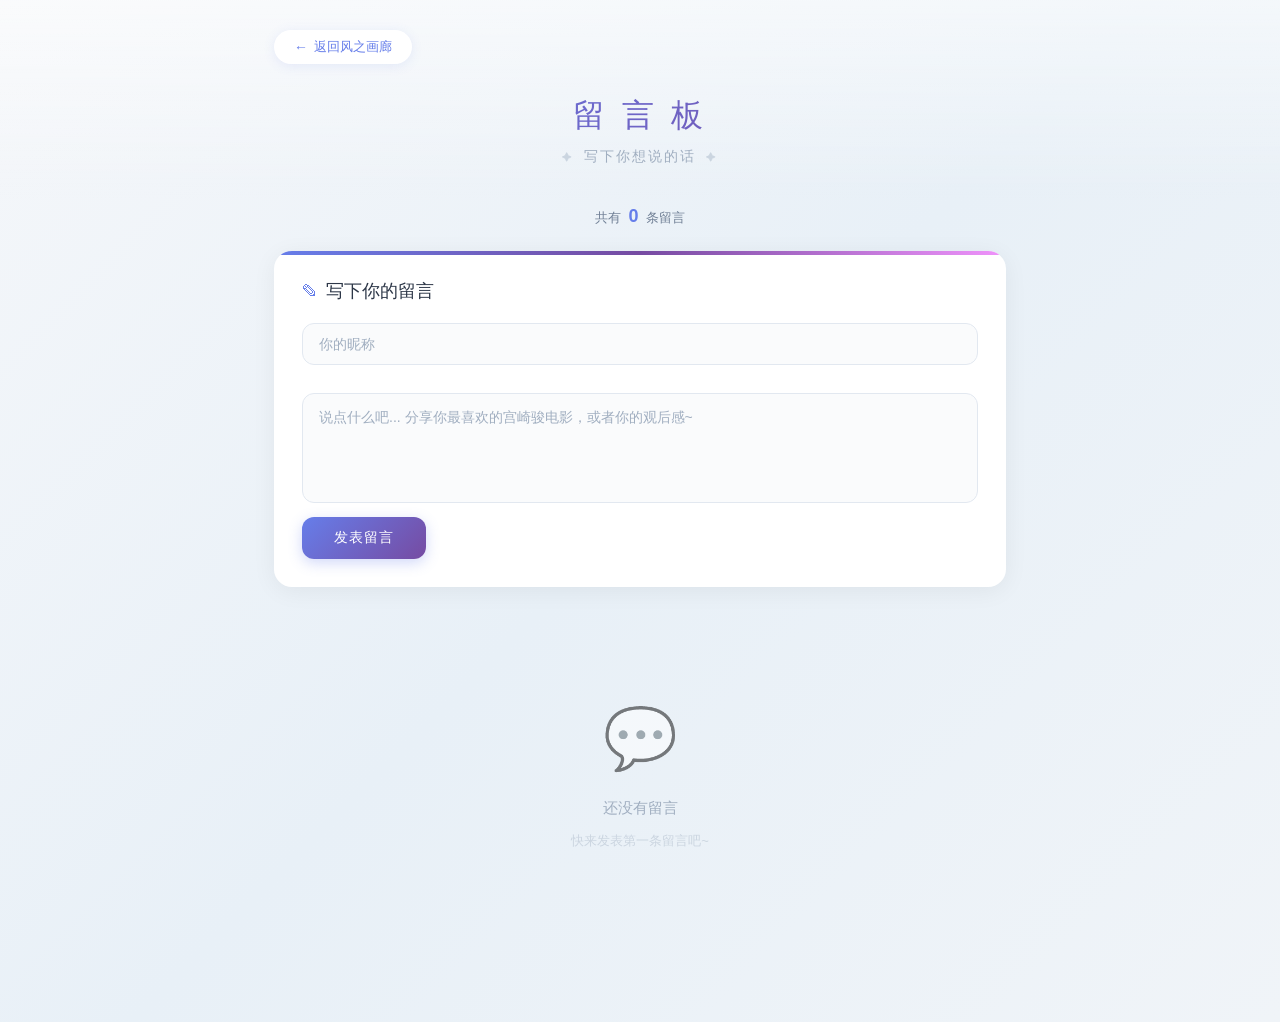
<file: docs/liuyan.html>
<!DOCTYPE html>
<html lang="zh-CN">
<head>
<meta charset="UTF-8">
<meta name="viewport" content="width=device-width, initial-scale=1.0">
<title>留言板 | 风之画廊</title>
<style>
* {
    margin: 0;
    padding: 0;
    box-sizing: border-box;
    font-family: "PingFang SC", "Microsoft YaHei", sans-serif;
}
a { text-decoration: none; color: inherit; }

body {
    background: linear-gradient(135deg, #f5f7fa 0%, #e8f0f7 50%, #f0f4f8 100%);
    min-height: 100vh;
    padding-bottom: 60px;
    position: relative;
}
body::before {
    content: "";
    position: fixed;
    top: 0;
    left: 0;
    right: 0;
    height: 200px;
    background: linear-gradient(180deg, rgba(255,255,255,0.5) 0%, transparent 100%);
    pointer-events: none;
}

.container {
    max-width: 780px;
    margin: 0 auto;
    padding: 30px 24px;
    position: relative;
    z-index: 1;
}

/* 返回首页 */
.back-home {
    margin-bottom: 30px;
}
.back-home a {
    display: inline-flex;
    align-items: center;
    gap: 6px;
    padding: 8px 20px;
    background: #fff;
    color: #667eea;
    border-radius: 20px;
    font-size: 13px;
    box-shadow: 0 2px 12px rgba(102, 126, 234, 0.12);
    transition: all 0.3s;
    font-weight: 500;
}
.back-home a:hover {
    transform: translateX(-3px);
    box-shadow: 0 4px 16px rgba(102, 126, 234, 0.2);
    background: #667eea;
    color: #fff;
}
.back-home a::before {
    content: "←";
    font-size: 14px;
    line-height: 1;
}

/* 页面标题 */
.page-header {
    text-align: center;
    margin-bottom: 40px;
}
.page-header h1 {
    font-size: 32px;
    color: #2d3748;
    letter-spacing: 4px;
    margin-bottom: 10px;
    font-weight: 500;
    background: linear-gradient(135deg, #667eea 0%, #764ba2 100%);
    -webkit-background-clip: text;
    -webkit-text-fill-color: transparent;
    background-clip: text;
}
.page-header p {
    font-size: 14px;
    color: #a0aec0;
    letter-spacing: 2px;
}
.page-header p::before,
.page-header p::after {
    content: "✦";
    margin: 0 10px;
    font-size: 10px;
    color: #cbd5e0;
}

/* 留言统计 */
.msg-count {
    text-align: center;
    margin-bottom: 24px;
    font-size: 13px;
    color: #718096;
}
.msg-count strong {
    color: #667eea;
    font-size: 18px;
    margin: 0 4px;
    font-weight: 600;
}

/* 留言输入区域 */
.msg-input-box {
    background: #fff;
    padding: 28px;
    border-radius: 18px;
    box-shadow: 0 4px 24px rgba(0, 0, 0, 0.06);
    margin-bottom: 36px;
    position: relative;
    overflow: hidden;
}
.msg-input-box::before {
    content: "";
    position: absolute;
    top: 0;
    left: 0;
    right: 0;
    height: 4px;
    background: linear-gradient(90deg, #667eea, #764ba2, #f093fb);
}
.msg-input-box h3 {
    font-size: 18px;
    color: #2d3748;
    margin-bottom: 20px;
    font-weight: 500;
    display: flex;
    align-items: center;
    gap: 8px;
}
.msg-input-box h3::before {
    content: "✎";
    font-size: 16px;
    color: #667eea;
}

.input-row {
    display: flex;
    gap: 14px;
    margin-bottom: 14px;
}
.input-row input {
    flex: 1;
}

input, textarea {
    width: 100%;
    display: block;
    border: 1.5px solid #e2e8f0;
    border-radius: 12px;
    padding: 12px 16px;
    margin-bottom: 14px;
    font-size: 14px;
    outline: none;
    transition: all 0.25s;
    background: #fafbfc;
    color: #2d3748;
    font-family: inherit;
}
input:focus, textarea:focus {
    border-color: #667eea;
    background: #fff;
    box-shadow: 0 0 0 4px rgba(102, 126, 234, 0.1);
}
input::placeholder, textarea::placeholder {
    color: #a0aec0;
}

textarea {
    min-height: 110px;
    resize: none;
    line-height: 1.7;
}

.btn-submit {
    background: linear-gradient(135deg, #667eea 0%, #764ba2 100%);
    color: #fff;
    border: none;
    padding: 12px 32px;
    border-radius: 12px;
    font-size: 14px;
    cursor: pointer;
    transition: all 0.3s;
    font-weight: 500;
    letter-spacing: 1px;
    box-shadow: 0 4px 14px rgba(102, 126, 234, 0.3);
}
.btn-submit:hover {
    transform: translateY(-2px);
    box-shadow: 0 6px 20px rgba(102, 126, 234, 0.4);
}
.btn-submit:active {
    transform: translateY(0);
}

/* 留言列表 */
.msg-list {
    display: flex;
    flex-direction: column;
    gap: 18px;
}

.msg-item {
    background: #fff;
    padding: 22px 24px;
    border-radius: 16px;
    box-shadow: 0 2px 12px rgba(0, 0, 0, 0.04);
    display: flex;
    gap: 16px;
    transition: all 0.3s;
    position: relative;
    animation: msgIn 0.4s ease;
}
@keyframes msgIn {
    from {
        opacity: 0;
        transform: translateY(10px);
    }
    to {
        opacity: 1;
        transform: translateY(0);
    }
}
.msg-item:hover {
    box-shadow: 0 6px 24px rgba(0, 0, 0, 0.08);
    transform: translateY(-2px);
}

/* 头像 */
.msg-avatar {
    flex-shrink: 0;
    width: 48px;
    height: 48px;
    border-radius: 50%;
    display: flex;
    align-items: center;
    justify-content: center;
    color: #fff;
    font-size: 18px;
    font-weight: 500;
    box-shadow: 0 2px 8px rgba(0, 0, 0, 0.1);
}

.msg-content-wrap {
    flex: 1;
    min-width: 0;
}

.msg-header {
    display: flex;
    align-items: center;
    justify-content: space-between;
    margin-bottom: 8px;
    flex-wrap: wrap;
    gap: 8px;
}

.msg-name {
    font-size: 15px;
    font-weight: 600;
    color: #2d3748;
}

.msg-time {
    font-size: 12px;
    color: #a0aec0;
}

.msg-text {
    font-size: 14px;
    color: #4a5568;
    line-height: 1.8;
    word-break: break-word;
}

.btn-del {
    background: transparent;
    color: #cbd5e0;
    border: none;
    padding: 4px 10px;
    border-radius: 6px;
    cursor: pointer;
    font-size: 12px;
    transition: all 0.2s;
    margin-top: 10px;
}
.btn-del:hover {
    background: #fff5f5;
    color: #f56565;
}

/* 空状态 */
.empty-tip {
    text-align: center;
    padding: 80px 20px;
    color: #a0aec0;
}
.empty-tip .empty-icon {
    font-size: 60px;
    margin-bottom: 20px;
    opacity: 0.5;
}
.empty-tip p {
    font-size: 15px;
    line-height: 1.8;
}
.empty-tip .empty-sub {
    font-size: 13px;
    color: #cbd5e0;
    margin-top: 8px;
}

/* 头像颜色（根据昵称生成不同颜色） */
.avatar-color-0 { background: linear-gradient(135deg, #667eea, #764ba2); }
.avatar-color-1 { background: linear-gradient(135deg, #f093fb, #f5576c); }
.avatar-color-2 { background: linear-gradient(135deg, #4facfe, #00f2fe); }
.avatar-color-3 { background: linear-gradient(135deg, #43e97b, #38f9d7); }
.avatar-color-4 { background: linear-gradient(135deg, #fa709a, #fee140); }
.avatar-color-5 { background: linear-gradient(135deg, #a8edea, #fed6e3); color: #666; }
.avatar-color-6 { background: linear-gradient(135deg, #ffecd2, #fcb69f); color: #666; }
.avatar-color-7 { background: linear-gradient(135deg, #a1c4fd, #c2e9fb); color: #666; }

/* 响应式 */
@media(max-width: 640px) {
    .container {
        padding: 20px 16px;
    }
    .page-header h1 {
        font-size: 24px;
        letter-spacing: 2px;
    }
    .page-header p {
        font-size: 12px;
    }
    .msg-input-box {
        padding: 20px;
        border-radius: 14px;
    }
    .msg-input-box h3 {
        font-size: 16px;
    }
    .input-row {
        flex-direction: column;
        gap: 0;
    }
    .msg-item {
        padding: 18px;
        gap: 12px;
    }
    .msg-avatar {
        width: 40px;
        height: 40px;
        font-size: 15px;
    }
    .msg-name {
        font-size: 14px;
    }
    .msg-text {
        font-size: 13px;
    }
    .btn-submit {
        width: 100%;
        padding: 12px;
    }
}
</style>
</head>
<body>

<div class="container">

    <!-- 返回首页 -->
    <div class="back-home">
        <a href="index.html">返回风之画廊</a>
    </div>

    <!-- 标题 -->
    <div class="page-header">
        <h1>留 言 板</h1>
        <p>写下你想说的话</p>
    </div>

    <!-- 留言统计 -->
    <div class="msg-count" id="msgCount">
        共有 <strong>0</strong> 条留言
    </div>

    <!-- 留言输入 -->
    <div class="msg-input-box">
        <h3>写下你的留言</h3>
        <div class="input-row">
            <input type="text" id="nameInput" placeholder="你的昵称">
        </div>
        <textarea id="contentInput" placeholder="说点什么吧... 分享你最喜欢的宫崎骏电影，或者你的观后感~"></textarea>
        <button class="btn-submit" id="submitBtn">发表留言</button>
    </div>

    <!-- 留言列表 -->
    <div class="msg-list" id="msgList"></div>

</div>

<script>
const nameInput = document.getElementById('nameInput');
const contentInput = document.getElementById('contentInput');
const submitBtn = document.getElementById('submitBtn');
const msgList = document.getElementById('msgList');
const msgCount = document.getElementById('msgCount');

// 根据昵称生成头像颜色索引
function getAvatarColor(name) {
    let hash = 0;
    for (let i = 0; i < name.length; i++) {
        hash = name.charCodeAt(i) + ((hash << 5) - hash);
    }
    return Math.abs(hash) % 8;
}

// 获取昵称首字
function getFirstChar(name) {
    return name.charAt(0).toUpperCase();
}

function getMsgData() {
    let data = localStorage.getItem('msgData');
    return data ? JSON.parse(data) : [];
}

function saveMsgData(arr) {
    localStorage.setItem('msgData', JSON.stringify(arr));
}

function updateCount() {
    const arr = getMsgData();
    msgCount.innerHTML = `共有 <strong>${arr.length}</strong> 条留言`;
}

function renderMsg() {
    let arr = getMsgData();
    updateCount();
    
    if (arr.length === 0) {
        msgList.innerHTML = `
            <div class="empty-tip">
                <div class="empty-icon">💬</div>
                <p>还没有留言</p>
                <p class="empty-sub">快来发表第一条留言吧~</p>
            </div>
        `;
        return;
    }
    
    let html = '';
    arr.forEach((item, index) => {
        const colorIdx = getAvatarColor(item.name);
        const firstChar = getFirstChar(item.name);
        html += `
            <div class="msg-item">
                <div class="msg-avatar avatar-color-${colorIdx}">${firstChar}</div>
                <div class="msg-content-wrap">
                    <div class="msg-header">
                        <span class="msg-name">${escapeHtml(item.name)}</span>
                        <span class="msg-time">${item.time}</span>
                    </div>
                    <div class="msg-text">${escapeHtml(item.content)}</div>
                    <button class="btn-del" data-index="${index}">删除</button>
                </div>
            </div>
        `;
    });
    msgList.innerHTML = html;
    
    document.querySelectorAll('.btn-del').forEach(btn => {
        btn.onclick = function() {
            let idx = this.dataset.index;
            let arr = getMsgData();
            arr.splice(idx, 1);
            saveMsgData(arr);
            renderMsg();
        };
    });
}

// HTML转义，防止XSS
function escapeHtml(str) {
    const div = document.createElement('div');
    div.textContent = str;
    return div.innerHTML;
}

submitBtn.onclick = function() {
    let name = nameInput.value.trim();
    let content = contentInput.value.trim();
    
    if (!name) {
        alert('请输入昵称');
        nameInput.focus();
        return;
    }
    if (!content) {
        alert('请输入留言内容');
        contentInput.focus();
        return;
    }
    
    let time = new Date().toLocaleString('zh-CN', {
        year: 'numeric',
        month: '2-digit',
        day: '2-digit',
        hour: '2-digit',
        minute: '2-digit'
    });
    
    let arr = getMsgData();
    arr.unshift({ name, content, time });
    saveMsgData(arr);
    
    nameInput.value = '';
    contentInput.value = '';
    renderMsg();
    
    // 提交后滚动到留言列表
    msgList.scrollIntoView({ behavior: 'smooth', block: 'start' });
};

// 回车快捷提交（Ctrl+Enter）
contentInput.addEventListener('keydown', function(e) {
    if (e.ctrlKey && e.key === 'Enter') {
        submitBtn.click();
    }
});

renderMsg();
</script>

</body>
</html>
</file>
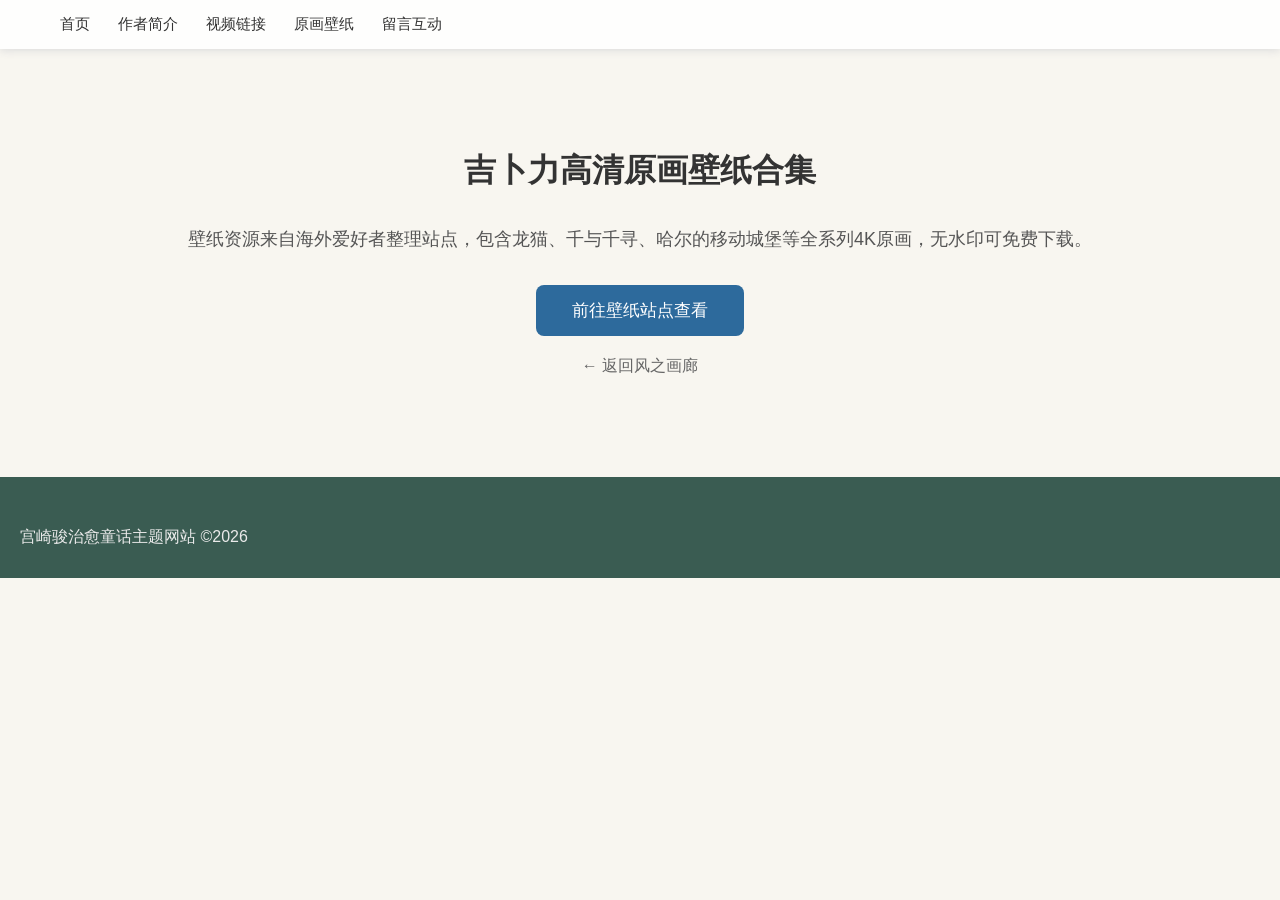
<file: docs/wallpaper.html>
<!DOCTYPE html>
<html lang="zh-CN">
<head>
    <meta charset="UTF-8">
    <meta name="viewport" content="width=device-width, initial-scale=1.0">
    <title>吉卜力原画壁纸</title>
    <!-- 引入你的全局样式表，和首页统一样式 -->
    <link rel="stylesheet" href="style.css">
    <style>
        .container {
            max-width: 1200px;
            margin: 100px auto;
            text-align: center;
            padding: 0 20px;
        }
        .tip {
            font-size: 18px;
            color: #555;
            margin: 30px 0;
            line-height: 1.8;
        }
        .jump-btn {
            display: inline-block;
            padding: 14px 36px;
            background: #2d6a9c;
            color: #fff;
            text-decoration: none;
            border-radius: 8px;
            font-size: 17px;
            transition: 0.3s;
        }
        .jump-btn:hover {
            background: #1d4a70;
        }
        .back-home {
            display: inline-block;
            margin-top: 20px;
            color: #666;
        }
    </style>
</head>
<body>
    <!-- 复用你网站统一头部导航，和index.html header代码完全一致 -->
    <header>
        <div class="nav-wrap">
            <ul class="nav-list">
                <li><a href="index.html">首页</a></li>
                <li><a href="zuozhe.html">作者简介</a></li>
                <li><a href="lianjie.html">视频链接</a></li>
                <li><a href="wallpaper.html" class="active">原画壁纸</a></li>
                <li><a href="liuyan.html">留言互动</a></li>
            </ul>
        </div>
    </header>

    <main class="container">
        <h1>吉卜力高清原画壁纸合集</h1>
        <p class="tip">壁纸资源来自海外爱好者整理站点，包含龙猫、千与千寻、哈尔的移动城堡等全系列4K原画，无水印可免费下载。</p>
        <!-- 跳转外部壁纸网站 -->
        <a href="https://wallpaperaccess.com/studio-ghibli-art" target="_blank" class="jump-btn">前往壁纸站点查看</a>
        <br>
        <a href="index.html" class="back-home">← 返回风之画廊</a>
    </main>

    <!-- 可复用你的页脚footer，和其他页面保持统一 -->
    <footer>
        <p>宫崎骏治愈童话主题网站 ©2026</p>
    </footer>
</body>
</html>
</file>
<file: docs/style.css>
/* 全局重置 */
* {
    margin: 0;
    padding: 0;
    box-sizing: border-box;
    font-family: "Microsoft Yahei", sans-serif;
}
a {
    text-decoration: none;
    color: inherit;
}
ul {
    list-style: none;
}
body {
    background-color: #f8f6f0;
    color: #333;
}

/* 导航栏 */
header {
    position: sticky;
    top: 0;
    z-index: 999;
    background: rgba(255,255,255,0.9);
    box-shadow: 0 2px 8px #ddd;
}
.nav-wrap {
    max-width: 1200px;
    margin: 0 auto;
    display: flex;
    justify-content: space-between;
    align-items: center;
    padding: 15px 20px;
}
.logo {
    font-size: 24px;
    font-weight: bold;
    color: #487c6e;
}
.nav-list {
    display: flex;
    gap: 28px;
}
.nav-list li a {
    font-size: 15px;
    transition: color 0.3s;
}
.nav-list li a:hover {
    color: #bfecdf;
}

/* 首屏Banner */
.banner {
    width: 100%;
    height: 95vh;
    background: linear-gradient(rgba(0,0,0,0.35),rgba(0,0,0,0.35)), url("https://s.panlai.com/zb_users/upload/2025/12/bizhihui_com_202512241766553796236382.jpg-arthumbs") center/cover no-repeat;
    display: flex;
    flex-direction: column;
    align-items: center;
    justify-content: center;
    color: #fff;
    text-align: center;
}
.banner h1 {
    font-size: 48px;
    margin-bottom: 16px;
}
.banner p {
    font-size: 20px;
    margin-bottom: 32px;
    opacity: 0.95;
}
.banner-btn {
    padding: 14px 36px;
    background: #63a895;
    color: white;
    border-radius: 30px;
    font-size: 16px;
    transition: 0.3s;
}
.banner-btn:hover {
    background: #487c6e;
}

/* 通用容器 */
.container {
    max-width: 1200px;
    margin: 0 auto;
    padding: 60px 20px;
}
.sec-title {
    text-align: center;
    font-size: 32px;
    color: #3a695c;
    margin-bottom: 45px;
    position: relative;
}
.sec-title::after {
    content: "";
    width: 70px;
    height: 3px;
    background: #63a895;
    position: absolute;
    left: 50%;
    transform: translateX(-50%);
    bottom: -12px;
}

/* 轮播标题美化（精美原画标题全部保留） */
.carousel-title-box {
    text-align: center;
    padding: 40px 20px 20px;
    background: linear-gradient(to bottom, #f7f3ee, transparent);
}
.carousel-title {
    font-size: 36px;
    color: #2c3e50;
    letter-spacing: 4px;
    position: relative;
    display: inline-block;
    margin: 0;
}
.carousel-title::after {
    content: "";
    width: 80px;
    height: 3px;
    background: #7fb0b8;
    position: absolute;
    left: 50%;
    transform: translateX(-50%);
    bottom: -10px;
    border-radius: 3px;
}
.carousel-sub {
    display: block;
    margin-top: 18px;
    font-size: 16px;
    color: #666;
    letter-spacing: 1px;
}

/* 轮播核心横向滑动（适配你的JS，左右切换+圆点功能完整保留） */
.carousel {
  width: 100%;
  height: 900px;
  max-height: 900px;
  position: relative;
  overflow: hidden;
  border-radius: 8px;
  margin-bottom: 30px;
  background: #f7f3ee;
}
.carousel-inner {
  width: 100%;
  height: 100%;
}
.carousel-item {
  width: 100%;
  height: 100%;
  position: absolute;
  left: 0;
  top: 0;
  opacity: 0;
  transition: opacity 0.8s ease;
}
.carousel-item.active {
  opacity: 1;
  z-index: 2;
}
.carousel-item img {
  width: 100%;
  height: 100%;
  object-fit: cover;
}

/* 轮播左右按钮美化 */
.carousel-btn {
    position: absolute;
    top: 50%;
    transform: translateY(-50%);
    border-radius: 50%;
    width: 50px;
    height: 50px;
    display: flex;
    align-items: center;
    justify-content: center;
    padding: 0;
    font-size: 22px;
    backdrop-filter: blur(4px);
    background: rgba(0,0,0,0.4);
    color: white;
    border: none;
    cursor: pointer;
    transition: all 0.3s;
    z-index: 10;
}
.carousel-btn:hover {
    background: #63a895;
}
.prev { left: 20px; }
.next { right: 20px; }

/* 轮播底部圆点指示器 */
.carousel-dots {
    position: absolute;
    bottom: 24px;
    left: 50%;
    transform: translateX(-50%);
    display: flex;
    gap: 14px;
    z-index: 10;
}
.dot {
    width: 14px;
    height: 14px;
    border-radius: 50%;
    background: rgba(255,255,255,0.45);
    cursor: pointer;
    transition: all 0.3s ease;
}
.dot.active {
    background: #fff;
    transform: scale(1.3);
}

/* 宫崎骏介绍区域 */
.about-miyazaki {
    display: flex;
    gap: 40px;
    align-items: center;
}
.about-img {
    width: 42%;
    border-radius: 8px;
    overflow: hidden;
}
.about-img img {
    width: 100%;
    display: block;
}
.about-text {
    width: 58%;
}
.about-text h3 {
    font-size: 24px;
    margin-bottom: 16px;
    color: #3a695c;
}
.about-text p {
    line-height: 1.8;
    font-size: 16px;
    margin-bottom: 12px;
}

/* 作品无限自动滚动卡片（完整保留悬停暂停、缩放效果） */
.works-scroll-wrap {
    overflow: hidden;
    position: relative;
    padding: 10px 0 20px;
    -webkit-mask-image: linear-gradient(90deg, transparent, #000 6%, #000 94%, transparent);
    mask-image: linear-gradient(90deg, transparent, #000 6%, #000 94%, transparent);
}
.works-track {
    display: flex;
    gap: 24px;
    width: max-content;
    animation: worksScroll 50s linear infinite;
}
.works-scroll-wrap:hover .works-track {
    animation-play-state: paused;
}
@keyframes worksScroll {
    0% { transform: translateX(0); }
    100% { transform: translateX(-50%); }
}
.work-card {
    flex-shrink: 0;
    width: 230px;
    background: #fff;
    border-radius: 12px;
    overflow: hidden;
    box-shadow: 0 4px 16px rgba(0, 0, 0, 0.08);
    transition: all 0.3s ease;
    cursor: pointer;
}
.work-card:hover {
    transform: translateY(-6px);
    box-shadow: 0 12px 30px rgba(0, 0, 0, 0.15);
}
.card-img {
    width: 100%;
    height: 320px;
    overflow: hidden;
}
.card-img img {
    width: 100%;
    height: 100%;
    object-fit: cover;
    transition: transform 0.5s ease;
}
.work-card:hover .card-img img {
    transform: scale(1.06);
}
.card-text {
    padding: 16px 18px 20px;
}
.card-text h4 {
    font-size: 17px;
    color: #333;
    margin-bottom: 8px;
    font-weight: 500;
}
.card-text p {
    font-size: 12.5px;
    color: #888;
    line-height: 1.7;
}

/* 台词板块 */
.quote-wrap {
    display: grid;
    grid-template-columns: repeat(3,1fr);
    gap: 20px;
}
.quote-item {
    background: #fff;
    padding: 26px 22px;
    border-left: 5px solid #63a895;
    border-radius: 6px;
}
.quote-item p:first-child {
    font-size: 17px;
    line-height: 1.7;
    margin-bottom: 10px;
}
.quote-item p:last-child {
    text-align: right;
    color: #777;
    font-size: 14px;
}

/* 页脚 */
footer {
    background: #3a5c52;
    color: #eaeaea;
    padding: 50px 20px 30px;
}
.footer-inner {
    max-width: 1200px;
    margin: 0 auto;
    display: grid;
    grid-template-columns: repeat(3,1fr);
    gap: 40px;
    margin-bottom: 40px;
}
.footer-col h4 {
    font-size: 18px;
    margin-bottom: 18px;
    padding-bottom: 8px;
    border-bottom: 1px solid #54796f;
}
.footer-col li {
    margin-bottom: 10px;
    font-size: 14px;
    opacity: 0.9;
}
.copyright {
    text-align: center;
    padding-top: 20px;
    border-top: 1px solid #54796f;
    font-size: 14px;
    line-height: 1.7;
}

/* 导航下拉菜单全部保留动画、布局 */
.nav-work-item {
  position: relative;
}
.nav-work-item::after {
  content: "";
  position: absolute;
  width: 100%;
  height: 16px;
  left: 0;
  top: 100%;
}
.nav-main-link {
  display: flex;
  align-items: center;
  gap: 6px;
}
.work-dropdown {
  display: none;
  position: absolute;
  top: 100%;
  left: 50%;
  transform: translateX(-50%);
  width: 380px;
  background: #ffffff;
  padding: 24px;
  padding-top: 16px;
  border-radius: 16px;
  box-shadow: 0 8px 30px rgba(72, 124, 110, 0.15);
  z-index: 9999;
  border: 1px solid #eee;
}
@keyframes dropShow {
  from {
    opacity: 0;
    transform: translateX(-50%) translateY(-8px);
  }
  to {
    opacity: 1;
    transform: translateX(-50%) translateY(0);
  }
}
.nav-work-item:hover .work-dropdown {
  display: block;
  animation: dropShow 0.25s ease forwards;
}
.drop-title {
  text-align: center;
  color: #3a695c;
  font-size: 17px;
  margin-bottom: 18px;
  padding-bottom: 12px;
  border-bottom: 1px solid #e9efed;
  letter-spacing: 1px;
}
.dropdown-grid {
  display: grid;
  grid-template-columns: 1fr 1fr;
  gap: 12px;
}
.film-btn {
  display: flex;
  align-items: center;
  justify-content: center;
  padding: 11px 8px;
  text-align: center;
  background: #f6faf9;
  border-radius: 10px;
  font-size: 14px;
  color: #333;
  transition: all 0.25s ease;
  border: 1px solid transparent;
  min-height: 48px;
  word-break: break-all;
}
.film-btn:hover {
  background: #63a895;
  color: #fff;
  transform: translateY(-3px);
  box-shadow: 0 4px 12px rgba(99, 168, 149, 0.25);
}

/* ========== 平板适配 992px ========== */
@media(max-width:992px){
  .quote-wrap {
    grid-template-columns: repeat(2,1fr);
  }
  .about-miyazaki {
    flex-direction: column;
  }
  .about-img,.about-text {
    width: 100%;
  }
  .footer-inner {
    grid-template-columns: 1fr;
  }
  .carousel {
    height: 500px;
  }
  .carousel-item {
    height: 500px;
  }
}

/* ========== 手机适配 768px ========== */
@media (max-width: 768px) {
  .nav-wrap {
    padding: 0 20px;
  }
  .logo {
    font-size: 18px;
  }
  .nav-list li {
    margin-left: 16px;
  }
  .nav-list a {
    font-size: 13px;
  }
  .work-dropdown {
    width: 320px;
    right: -80px;
  }
  .dropdown-grid {
    grid-template-columns: repeat(3, 1fr);
    gap: 8px;
  }
  .banner h1 {
    font-size: 32px;
    letter-spacing: 4px;
    padding: 0 20px;
  }
  .banner p {
    font-size: 14px;
    padding: 0 20px;
  }
  .banner-btn {
    padding: 10px 28px;
    font-size: 14px;
  }
  .carousel {
    height: 300px;
  }
  .container {
    padding: 50px 20px;
  }
  .sec-title {
    font-size: 24px;
    margin-bottom: 35px;
  }
  .about-miyazaki {
    flex-direction: column;
    gap: 30px;
  }
  .about-img {
    width: 100%;
    max-width: 300px;
    margin: 0 auto;
  }
  .about-img img {
    height: 280px;
  }
  .about-text {
    width: 100%;
    text-align: center;
  }
  .about-text h3 {
    font-size: 20px;
  }
  .about-text p {
    font-size: 14px;
    text-align: left;
  }
  .works-scroll-wrap {
    -webkit-mask-image: linear-gradient(90deg, transparent, #000 8%, #000 92%, transparent);
    mask-image: linear-gradient(90deg, transparent, #000 8%, #000 92%, transparent);
  }
  .works-track {
    gap: 16px;
    animation-duration: 40s;
  }
  .work-card {
    width: 170px;
  }
  .card-img {
    height: 240px;
  }
  .card-text {
    padding: 14px 16px 18px;
  }
  .card-text h4 {
    font-size: 15px;
  }
  .card-text p {
    font-size: 12px;
    line-height: 1.6;
  }
  .quote-wrap {
    grid-template-columns: 1fr;
  }
  .footer-inner {
    grid-template-columns: 1fr;
    gap: 35px;
    text-align: center;
  }
  .footer-col {
    width: 100%;
  }
  .footer-col h4 {
    margin-bottom: 15px;
  }
  .footer-col ul li {
    margin-bottom: 8px;
  }
  .copyright {
    padding: 25px 20px;
    font-size: 12px;
  }
}

/* ========== 小屏手机 480px ========== */
@media(max-width: 480px) {
  .nav-wrap {
    padding: 0 15px;
  }
  .logo {
    font-size: 16px;
  }
  .nav-list li {
    margin-left: 12px;
  }
  .nav-list a {
    font-size: 12px;
  }
  .nav-work-item .nav-main-link {
    display: none;
  }
  .work-dropdown {
    width: 280px;
    right: -50px;
    padding: 15px;
  }
  .dropdown-grid {
    grid-template-columns: repeat(2, 1fr);
    gap: 6px;
  }
  .film-btn {
    padding: 8px 10px;
    font-size: 12px;
  }
  .banner {
    height: 70vh;
    min-height: 400px;
  }
  .banner h1 {
    font-size: 24px;
    letter-spacing: 2px;
  }
  .banner p {
    font-size: 13px;
    margin-top: 12px;
  }
  .banner-btn {
    margin-top: 30px;
    padding: 9px 24px;
    font-size: 13px;
  }
  .carousel {
    height: 220px;
  }
  .carousel-btn {
    width: 32px;
    height: 32px;
    font-size: 14px;
  }
  .carousel-dots {
    bottom: 15px;
  }
  .dot {
    width: 8px;
    height: 8px;
    margin: 0 4px;
  }
  .container {
    padding: 40px 15px;
  }
  .sec-title {
    font-size: 20px;
    margin-bottom: 28px;
    letter-spacing: 2px;
  }
  .about-img img {
    height: 240px;
  }
  .about-text h3 {
    font-size: 18px;
    margin-bottom: 15px;
  }
  .about-text p {
    font-size: 13px;
    line-height: 1.9;
    margin-bottom: 12px;
  }
  .work-card {
    width: 145px;
  }
  .card-img {
    height: 200px;
  }
  .card-text {
    padding: 12px 14px 16px;
  }
  .card-text h4 {
    font-size: 14px;
    margin-bottom: 6px;
  }
  .card-text p {
    font-size: 11.5px;
    line-height: 1.6;
  }
  .quote-item {
    padding: 20px;
  }
  .quote-item p:first-child {
    font-size: 14px;
  }
  .quote-item p:last-child {
    font-size: 12px;
  }
  .footer-inner {
    padding: 40px 15px 20px;
    gap: 30px;
  }
  .footer-col h4 {
    font-size: 15px;
  }
  .footer-col ul li {
    font-size: 13px;
  }
  .copyright {
    padding: 20px 15px;
    font-size: 11px;
    line-height: 1.8;
  }
}
.logo {
  display: flex;
  align-items: center;
  gap: 10px;
}
.logo-icon {
  width: 56px;
  height: 56px;
  object-fit: contain;
}
</file>
